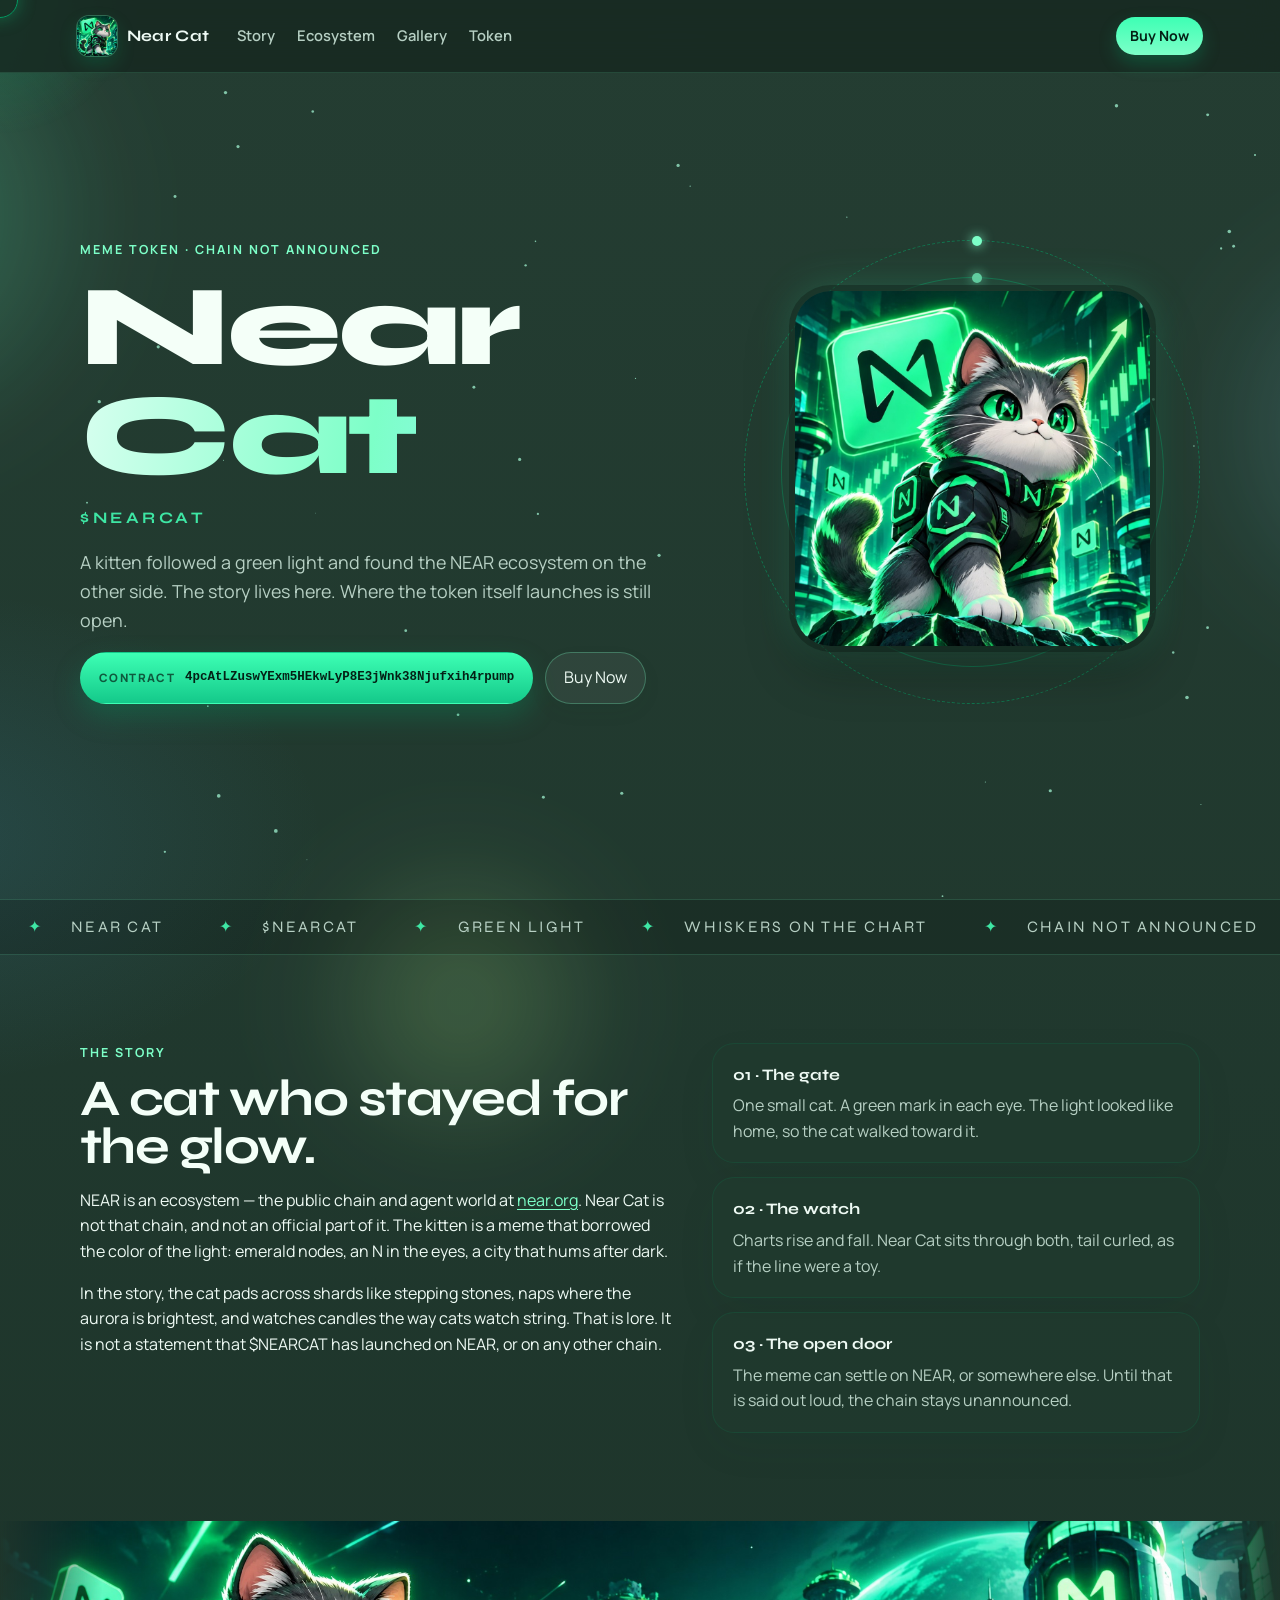
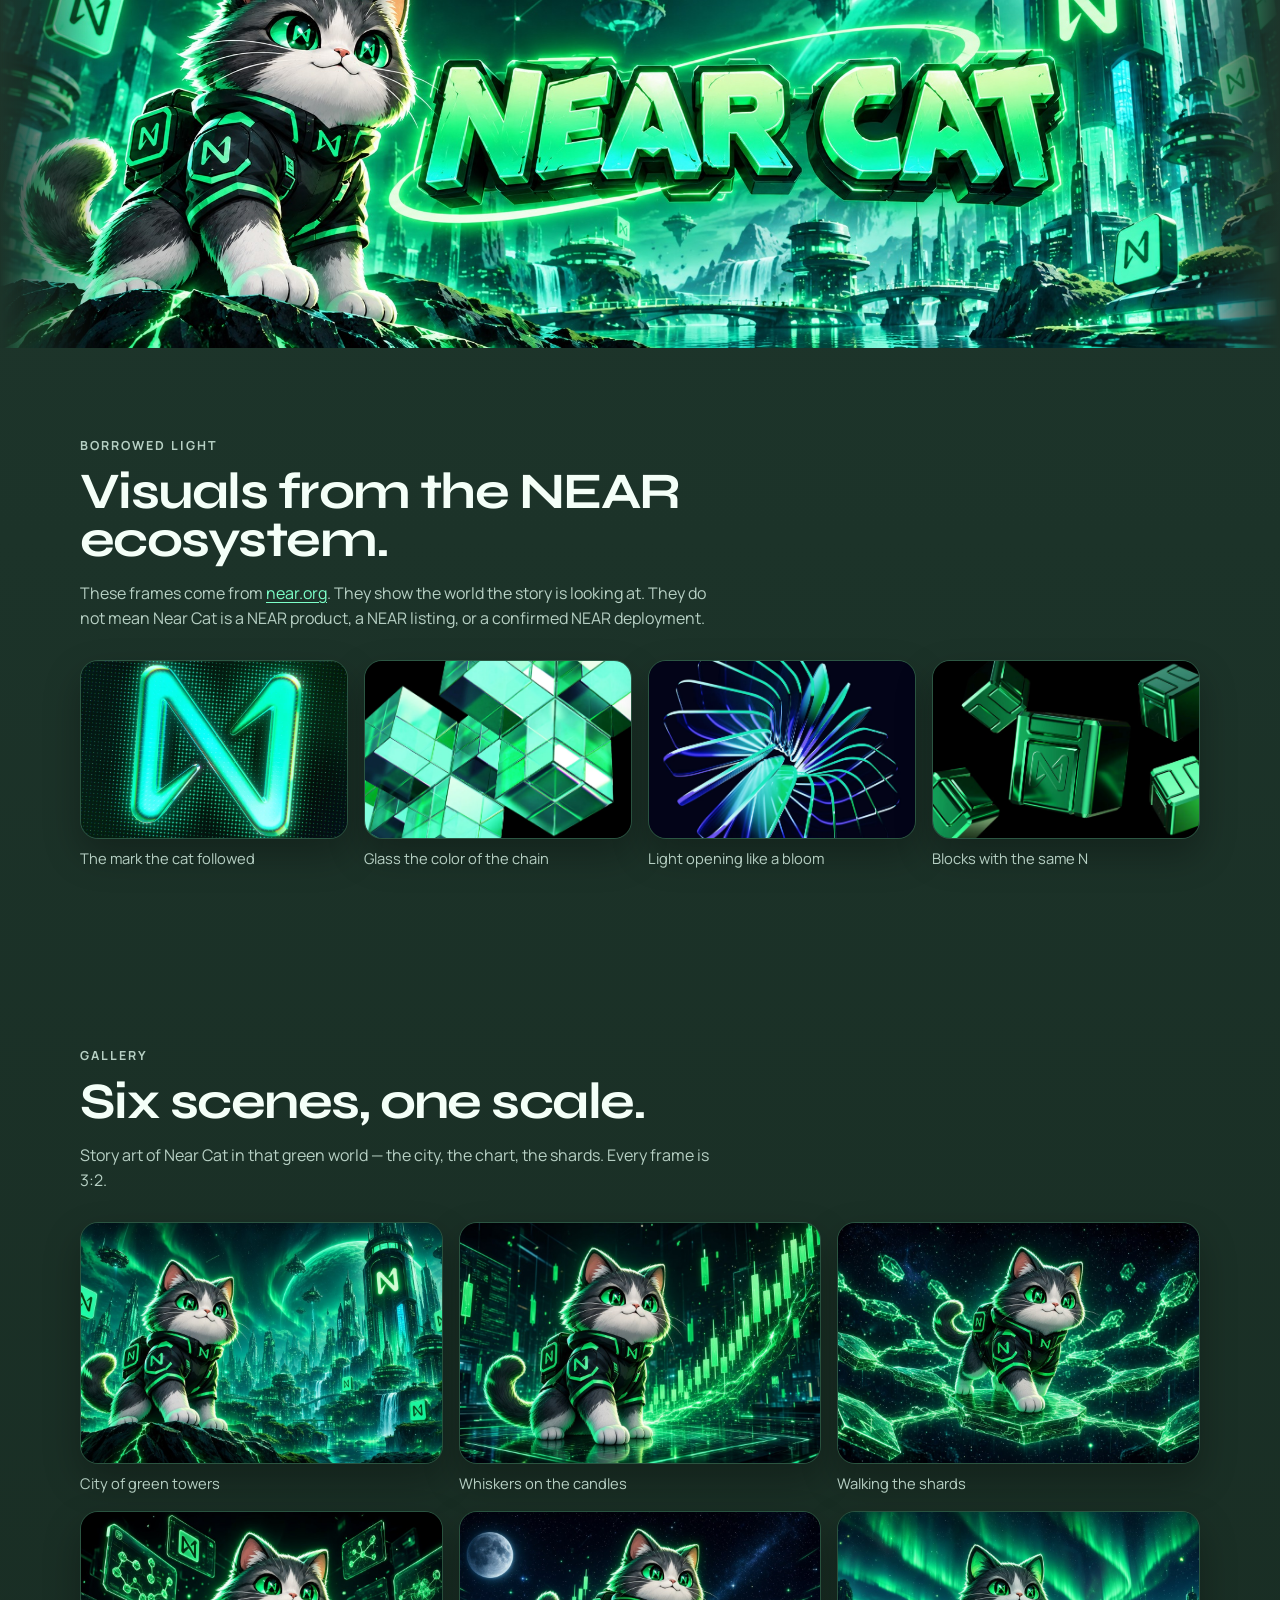
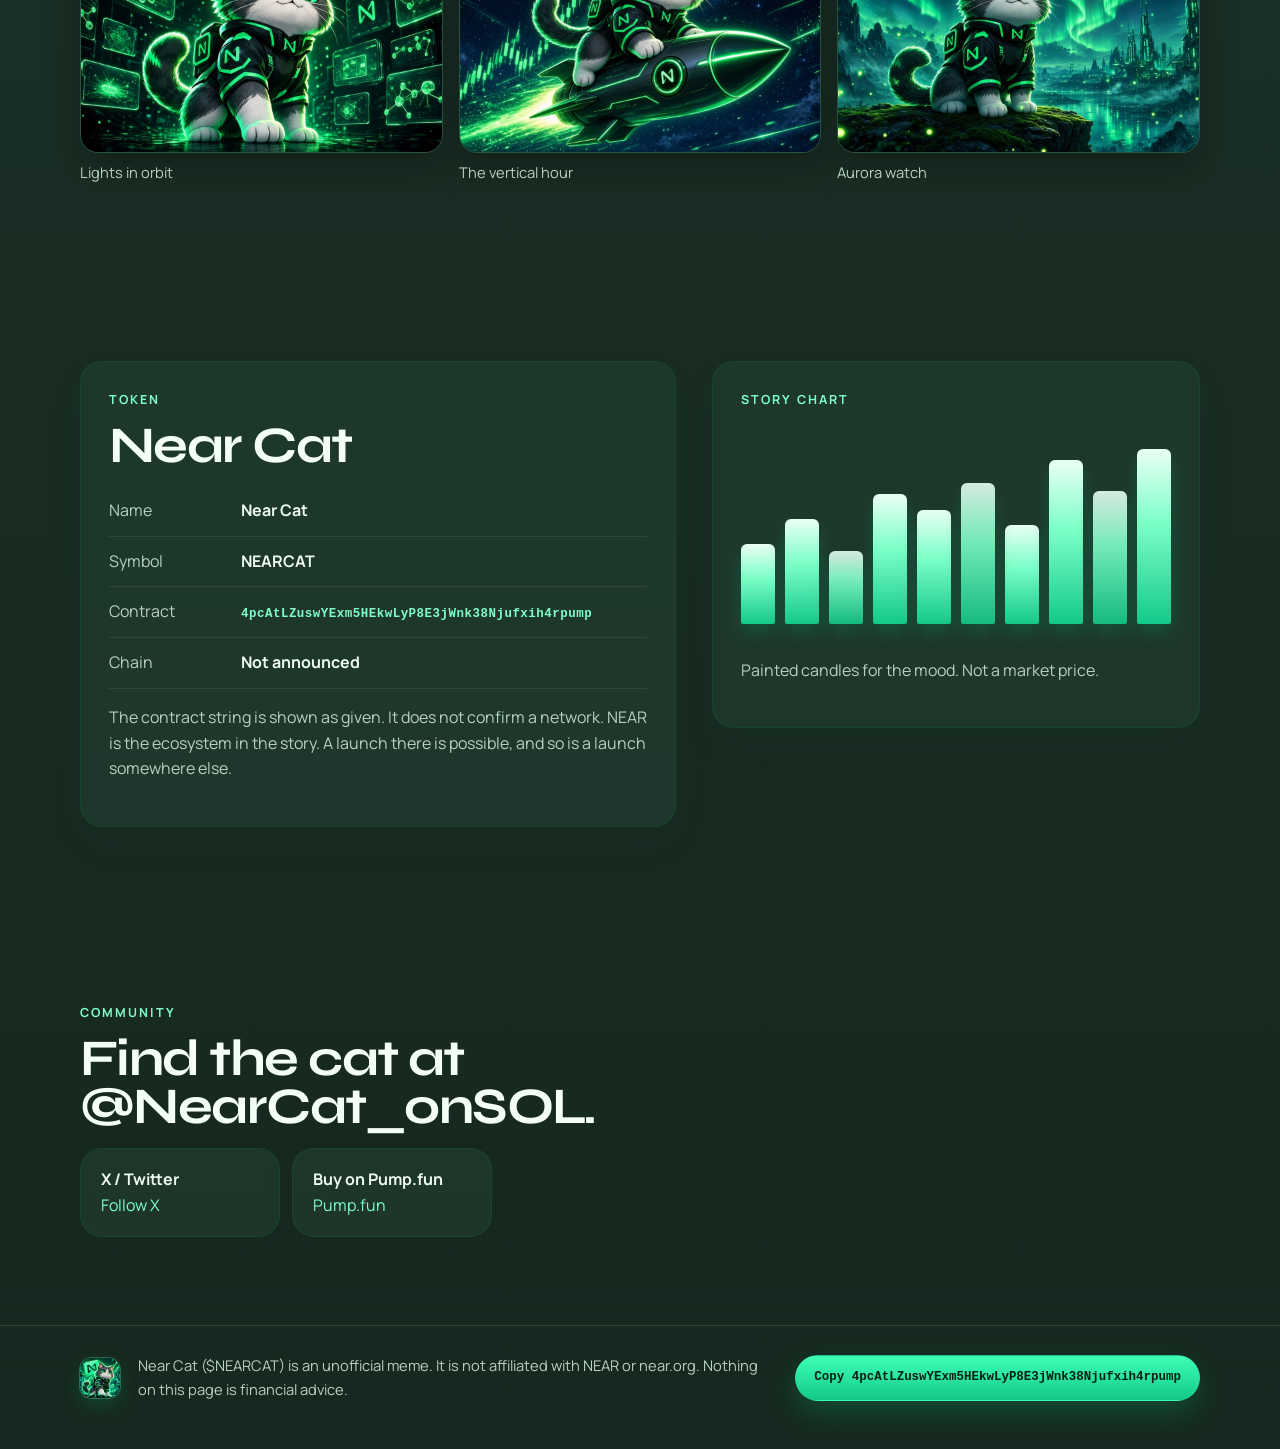
<file: index.html>
<!DOCTYPE html>
<html lang="en">
<head>
  <meta charset="UTF-8">
  <meta name="viewport" content="width=device-width, initial-scale=1">
  <title>Near Cat — $NEARCAT</title>
  <meta name="description" content="Near Cat ($NEARCAT) is a meme about a kitten drawn to the green light of the NEAR ecosystem. The launch chain is not announced.">
  <link rel="icon" href="images/avatar.jpg">
  <link rel="preconnect" href="https://fonts.googleapis.com">
  <link rel="preconnect" href="https://fonts.gstatic.com" crossorigin>
  <link href="https://fonts.googleapis.com/css2?family=Manrope:wght@400;500;600;700&family=Syne:wght@600;700;800&display=swap" rel="stylesheet">
  <link rel="stylesheet" href="css/style.css">
</head>
<body>
  <canvas id="dust" aria-hidden="true"></canvas>
  <div class="aurora" aria-hidden="true">
    <span></span><span></span><span></span>
  </div>
  <div class="glow-follow" aria-hidden="true"></div>
  <div class="cursor" aria-hidden="true">
    <span class="cursor-ring"></span>
    <span class="cursor-dot"></span>
  </div>

  <header class="nav">
    <a class="brand" href="#top">
      <img src="images/avatar.jpg" alt="" width="40" height="40">
      <span>Near Cat</span>
    </a>
    <button class="nav-toggle" type="button" aria-expanded="false" aria-controls="nav-links">Menu</button>
    <nav id="nav-links" class="nav-links">
      <a href="#story">Story</a>
      <a href="#glow">Ecosystem</a>
      <a href="#gallery">Gallery</a>
      <a href="#token">Token</a>
    </nav>
    <a class="nav-pill" href="https://pump.fun/coin/4pcAtLZuswYExm5HEkwLyP8E3jWnk38Njufxih4rpump" target="_blank" rel="noopener noreferrer">Buy Now</a>
  </header>

  <main id="top">
    <section class="hero">
      <div class="hero-copy reveal">
        <p class="kicker">Meme token · chain not announced</p>
        <h1>Near <em>Cat</em></h1>
        <p class="ticker">$NEARCAT</p>
        <p class="lede">A kitten followed a green light and found the NEAR ecosystem on the other side. The story lives here. Where the token itself launches is still open.</p>
        <div class="hero-actions">
          <button class="btn btn-solid copy-ca" type="button">
            <span class="ca-label">Contract</span>
            <span class="ca-value">4pcAtLZuswYExm5HEkwLyP8E3jWnk38Njufxih4rpump</span>
          </button>
          <a class="btn btn-ghost" href="https://pump.fun/coin/4pcAtLZuswYExm5HEkwLyP8E3jWnk38Njufxih4rpump" target="_blank" rel="noopener noreferrer">Buy Now</a>
        </div>
      </div>
      <div class="portrait reveal">
        <div class="orbit orbit-a" aria-hidden="true"></div>
        <div class="orbit orbit-b" aria-hidden="true"></div>
        <div class="orbit orbit-c" aria-hidden="true"></div>
        <img src="images/avatar.jpg" alt="Near Cat, a gray and white kitten in a black hoodie with neon green eyes">
      </div>
    </section>

    <div class="marquee" aria-hidden="true">
      <div class="marquee-track">
        <span>Near Cat</span><span>$NEARCAT</span><span>Green light</span><span>Whiskers on the chart</span><span>Chain not announced</span>
        <span>Near Cat</span><span>$NEARCAT</span><span>Green light</span><span>Whiskers on the chart</span><span>Chain not announced</span>
      </div>
    </div>

    <section class="band" id="story">
      <div class="wrap split">
        <div class="reveal">
          <p class="eyebrow">The story</p>
          <h2>A cat who stayed for the glow.</h2>
          <p>NEAR is an ecosystem — the public chain and agent world at <a href="https://www.near.org/" target="_blank" rel="noopener noreferrer">near.org</a>. Near Cat is not that chain, and not an official part of it. The kitten is a meme that borrowed the color of the light: emerald nodes, an N in the eyes, a city that hums after dark.</p>
          <p>In the story, the cat pads across shards like stepping stones, naps where the aurora is brightest, and watches candles the way cats watch string. That is lore. It is not a statement that $NEARCAT has launched on NEAR, or on any other chain.</p>
        </div>
        <ul class="lore-list reveal">
          <li class="spot">
            <strong>01 · The gate</strong>
            <span>One small cat. A green mark in each eye. The light looked like home, so the cat walked toward it.</span>
          </li>
          <li class="spot">
            <strong>02 · The watch</strong>
            <span>Charts rise and fall. Near Cat sits through both, tail curled, as if the line were a toy.</span>
          </li>
          <li class="spot">
            <strong>03 · The open door</strong>
            <span>The meme can settle on NEAR, or somewhere else. Until that is said out loud, the chain stays unannounced.</span>
          </li>
        </ul>
      </div>
    </section>

    <figure class="banner reveal">
      <img src="images/banner.jpg" alt="Near Cat seated on rocks in front of a neon green city, with the title Near Cat">
    </figure>

    <section class="band" id="glow">
      <div class="wrap">
        <div class="section-head reveal">
          <p class="eyebrow">Borrowed light</p>
          <h2>Visuals from the NEAR ecosystem.</h2>
          <p>These frames come from <a href="https://www.near.org/" target="_blank" rel="noopener noreferrer">near.org</a>. They show the world the story is looking at. They do not mean Near Cat is a NEAR product, a NEAR listing, or a confirmed NEAR deployment.</p>
        </div>
        <div class="frame-grid">
          <figure class="frame reveal">
            <img src="images/near-mark.webp" alt="Glowing NEAR mark on a dotted green field, from near.org">
            <figcaption>The mark the cat followed</figcaption>
          </figure>
          <figure class="frame reveal">
            <img src="images/near-glass.webp" alt="Translucent green glass cubes, from near.org">
            <figcaption>Glass the color of the chain</figcaption>
          </figure>
          <figure class="frame reveal">
            <img src="images/near-bloom.webp" alt="A spiral of green and blue glass blades, from near.org">
            <figcaption>Light opening like a bloom</figcaption>
          </figure>
          <figure class="frame reveal">
            <img src="images/near-blocks.webp" alt="Emerald metal blocks stamped with the NEAR mark, from near.org">
            <figcaption>Blocks with the same N</figcaption>
          </figure>
        </div>
      </div>
    </section>

    <section class="band" id="gallery">
      <div class="wrap">
        <div class="section-head reveal">
          <p class="eyebrow">Gallery</p>
          <h2>Six scenes, one scale.</h2>
          <p>Story art of Near Cat in that green world — the city, the chart, the shards. Every frame is 3:2.</p>
        </div>
        <div class="frame-grid frame-grid-3">
          <button class="frame reveal" type="button" data-full="images/gallery-city.jpg" data-cap="City of green towers">
            <img src="images/gallery-city.jpg" alt="Near Cat on a cliff above a neon green futuristic city">
            <span>City of green towers</span>
          </button>
          <button class="frame reveal" type="button" data-full="images/gallery-chart.jpg" data-cap="Whiskers on the candles">
            <img src="images/gallery-chart.jpg" alt="Near Cat watching a rising neon green candlestick chart">
            <span>Whiskers on the candles</span>
          </button>
          <button class="frame reveal" type="button" data-full="images/gallery-shards.jpg" data-cap="Walking the shards">
            <img src="images/gallery-shards.jpg" alt="Near Cat stepping across glowing hexagonal shards in space">
            <span>Walking the shards</span>
          </button>
          <button class="frame reveal" type="button" data-full="images/gallery-ecosystem.jpg" data-cap="Lights in orbit">
            <img src="images/gallery-ecosystem.jpg" alt="Near Cat surrounded by floating green holographic panels">
            <span>Lights in orbit</span>
          </button>
          <button class="frame reveal" type="button" data-full="images/gallery-rocket.jpg" data-cap="The vertical hour">
            <img src="images/gallery-rocket.jpg" alt="Near Cat riding a neon rocket past a trail of green candles">
            <span>The vertical hour</span>
          </button>
          <button class="frame reveal" type="button" data-full="images/gallery-aurora.jpg" data-cap="Aurora watch">
            <img src="images/gallery-aurora.jpg" alt="Near Cat sitting under a green aurora above a distant neon city">
            <span>Aurora watch</span>
          </button>
        </div>
      </div>
    </section>

    <section class="band" id="token">
      <div class="wrap token-layout">
        <div class="token-card spot reveal">
          <p class="eyebrow">Token</p>
          <h2>Near Cat</h2>
          <dl>
            <div><dt>Name</dt><dd>Near Cat</dd></div>
            <div><dt>Symbol</dt><dd>NEARCAT</dd></div>
            <div><dt>Contract</dt><dd><button class="text-copy copy-ca" type="button">4pcAtLZuswYExm5HEkwLyP8E3jWnk38Njufxih4rpump</button></dd></div>
            <div><dt>Chain</dt><dd>Not announced</dd></div>
          </dl>
          <p class="fine">The contract string is shown as given. It does not confirm a network. NEAR is the ecosystem in the story. A launch there is possible, and so is a launch somewhere else.</p>
        </div>
        <div class="chart-card reveal" aria-hidden="true">
          <p class="eyebrow">Story chart</p>
          <div class="candles">
            <i style="--h:42%"></i><i style="--h:55%"></i><i style="--h:38%"></i><i style="--h:68%"></i>
            <i style="--h:60%"></i><i style="--h:74%"></i><i style="--h:52%"></i><i style="--h:86%"></i>
            <i style="--h:70%"></i><i style="--h:92%"></i>
          </div>
          <p class="fine">Painted candles for the mood. Not a market price.</p>
        </div>
      </div>
    </section>

    <section class="band community" id="community">
      <div class="wrap community-inner reveal">
        <p class="eyebrow">Community</p>
        <h2>Find the cat at @NearCat_onSOL.</h2>
        <div class="socials">
          <a class="social spot" href="https://x.com/NearCat_onSOL" target="_blank" rel="noopener noreferrer">
            <strong>X / Twitter</strong>
            <span>Follow X</span>
          </a>
          <a class="social spot" href="https://pump.fun/coin/4pcAtLZuswYExm5HEkwLyP8E3jWnk38Njufxih4rpump" target="_blank" rel="noopener noreferrer">
            <strong>Buy on Pump.fun</strong>
            <span>Pump.fun</span>
          </a>
        </div>
      </div>
    </section>
  </main>

  <footer class="footer">
    <div class="wrap footer-inner">
      <img src="images/avatar.jpg" alt="" width="48" height="48">
      <p>Near Cat ($NEARCAT) is an unofficial meme. It is not affiliated with NEAR or near.org. Nothing on this page is financial advice.</p>
      <button class="btn btn-solid copy-ca" type="button">Copy 4pcAtLZuswYExm5HEkwLyP8E3jWnk38Njufxih4rpump</button>
    </div>
  </footer>

  <dialog class="lightbox" id="lightbox">
    <button class="lightbox-close" type="button" aria-label="Close">Close</button>
    <figure>
      <img alt="">
      <figcaption></figcaption>
    </figure>
  </dialog>

  <div class="toast" role="status" aria-live="polite"></div>
  <script src="js/main.js"></script>
</body>
</html>
</file>
<file: css/style.css>
:root {
  --bg: #1c3329;
  --bg-raise: rgba(32, 58, 46, 0.82);
  --ink: #eefaf4;
  --muted: #b7d0c4;
  --green: #3ee6a4;
  --green-bright: #7dffc8;
  --green-deep: #14c98a;
  --line: rgba(120, 255, 196, 0.28);
  --shadow: 0 24px 50px rgba(0, 0, 0, 0.28);
  --wrap: 1120px;
  --font: "Manrope", "Segoe UI", sans-serif;
  --display: "Syne", "Trebuchet MS", sans-serif;
}

* { box-sizing: border-box; }
html { scroll-behavior: smooth; }
body {
  margin: 0;
  min-height: 100vh;
  color: var(--ink);
  font-family: var(--font);
  background:
    radial-gradient(1100px 560px at 88% -8%, rgba(62, 230, 164, 0.22), transparent 58%),
    radial-gradient(820px 480px at -8% 18%, rgba(70, 160, 210, 0.16), transparent 52%),
    radial-gradient(700px 420px at 50% 110%, rgba(20, 160, 110, 0.18), transparent 50%),
    linear-gradient(180deg, #243d32 0%, var(--bg) 46%, #16281f 100%);
  line-height: 1.6;
}
img { max-width: 100%; }
a { color: var(--green-bright); text-decoration-thickness: 1px; text-underline-offset: 3px; }
button, a { font: inherit; }
.sr-only {
  position: absolute;
  width: 1px;
  height: 1px;
  padding: 0;
  margin: -1px;
  overflow: hidden;
  clip: rect(0, 0, 0, 0);
  border: 0;
}

#dust {
  position: fixed;
  inset: 0;
  width: 100%;
  height: 100%;
  z-index: 0;
  pointer-events: none;
}
.aurora {
  position: fixed;
  inset: -20%;
  z-index: 0;
  pointer-events: none;
  filter: blur(36px);
  opacity: 0.55;
  mix-blend-mode: screen;
}
.aurora span {
  position: absolute;
  border-radius: 50%;
}
.aurora span:nth-child(1) {
  width: 42vw;
  height: 42vw;
  left: -8%;
  top: 10%;
  background: radial-gradient(circle, rgba(80, 255, 180, 0.55), transparent 68%);
  animation: drift 18s ease-in-out infinite;
}
.aurora span:nth-child(2) {
  width: 36vw;
  height: 36vw;
  right: -6%;
  top: 30%;
  background: radial-gradient(circle, rgba(120, 210, 255, 0.4), transparent 70%);
  animation: drift 22s ease-in-out infinite reverse;
}
.aurora span:nth-child(3) {
  width: 28vw;
  height: 28vw;
  left: 30%;
  bottom: -8%;
  background: radial-gradient(circle, rgba(180, 255, 120, 0.38), transparent 68%);
  animation: drift 26s ease-in-out infinite;
}
.glow-follow {
  position: fixed;
  left: 0;
  top: 0;
  width: 280px;
  height: 280px;
  margin: -140px 0 0 -140px;
  border-radius: 50%;
  pointer-events: none;
  z-index: 1;
  background: radial-gradient(circle, rgba(18, 217, 138, 0.22), transparent 68%);
  opacity: 0;
  transition: opacity 0.4s ease;
}
body.magic-cursor .glow-follow { opacity: 1; }

.cursor { display: none; }
body.magic-cursor .cursor { display: block; }
body.magic-cursor, body.magic-cursor a, body.magic-cursor button { cursor: none; }
.cursor-dot, .cursor-ring {
  position: fixed;
  left: 0;
  top: 0;
  pointer-events: none;
  z-index: 80;
  border-radius: 50%;
  transform: translate(-100px, -100px);
}
.cursor-dot {
  width: 8px;
  height: 8px;
  margin: -4px 0 0 -4px;
  background: #f4fff9;
  box-shadow: 0 0 12px var(--green-bright);
}
.cursor-ring {
  width: 36px;
  height: 36px;
  margin: -18px 0 0 -18px;
  border: 1px solid rgba(0, 168, 106, 0.9);
  box-shadow: 0 0 18px rgba(18, 217, 138, 0.35);
  transition: width 0.2s ease, height 0.2s ease, margin 0.2s ease, background 0.2s ease;
}
body.cursor-hot .cursor-ring {
  width: 56px;
  height: 56px;
  margin: -28px 0 0 -28px;
  background: rgba(18, 217, 138, 0.16);
}
:focus-visible {
  outline: 2px solid var(--green);
  outline-offset: 3px;
}

.nav, main, .footer { position: relative; z-index: 2; }
.nav {
  position: sticky;
  top: 0;
  z-index: 20;
  display: flex;
  align-items: center;
  gap: 28px;
  padding: 16px 6vw;
  background: rgba(22, 40, 32, 0.82);
  border-bottom: 1px solid rgba(120, 255, 196, 0.14);
  backdrop-filter: blur(16px);
}
.brand {
  display: flex;
  align-items: center;
  gap: 10px;
  color: var(--ink);
  text-decoration: none;
  font-family: var(--display);
  font-weight: 700;
  letter-spacing: 0.02em;
}
.brand img, .footer img {
  width: 40px;
  height: 40px;
  border-radius: 12px;
  object-fit: cover;
  object-position: center;
  box-shadow: 0 0 0 1px var(--line), 0 8px 18px rgba(0, 168, 106, 0.22);
}
.nav-links {
  display: flex;
  gap: 22px;
  margin-right: auto;
}
.nav-links a {
  color: var(--muted);
  text-decoration: none;
  font-size: 0.92rem;
  font-weight: 600;
}
.nav-links a:hover { color: var(--ink); }
.nav-pill {
  color: #042015;
  background: linear-gradient(180deg, #3dffb4, var(--green-bright));
  text-decoration: none;
  font-weight: 700;
  font-size: 0.88rem;
  padding: 8px 14px;
  border-radius: 999px;
  box-shadow: 0 8px 18px rgba(0, 180, 110, 0.28);
}
.nav-toggle {
  display: none;
  margin-left: auto;
  border-radius: 999px;
  border: 1px solid var(--green);
  background: rgba(18, 217, 138, 0.12);
  color: var(--ink);
  font-weight: 700;
  padding: 8px 14px;
}

.wrap { width: min(var(--wrap), calc(100% - 10vw)); margin: 0 auto; }
.hero {
  width: min(var(--wrap), calc(100% - 10vw));
  margin: 0 auto;
  min-height: calc(100vh - 74px);
  display: grid;
  grid-template-columns: 1.15fr 0.85fr;
  gap: 48px;
  align-items: center;
  padding: 36px 0 64px;
}
.kicker, .eyebrow {
  margin: 0 0 12px;
  color: var(--green-bright);
  font-size: 0.78rem;
  font-weight: 700;
  letter-spacing: 0.16em;
  text-transform: uppercase;
}
h1, h2 { font-family: var(--display); line-height: 0.95; letter-spacing: -0.03em; margin: 0; }
h1 { font-size: clamp(4.4rem, 9vw, 7.4rem); font-weight: 800; color: #f4fff8; }
h1 em {
  font-style: normal;
  background: linear-gradient(100deg, #d9fff0, var(--green-bright) 40%, #9af0ff 70%, #d9fff0);
  background-size: 220% 100%;
  -webkit-background-clip: text;
  background-clip: text;
  color: transparent;
  animation: sheen 7s linear infinite;
}
h2 { font-size: clamp(2.2rem, 4vw, 3.4rem); margin-bottom: 16px; color: #f4fff8; }
.ticker {
  margin: 14px 0 0;
  font-family: var(--display);
  font-weight: 700;
  letter-spacing: 0.22em;
  color: var(--green);
}
.lede { font-size: 1.12rem; color: var(--muted); max-width: 38rem; }
.hero-actions, .socials { display: flex; flex-wrap: wrap; gap: 12px; }
.btn {
  border: 1px solid var(--line);
  background: rgba(255, 255, 255, 0.06);
  color: var(--ink);
  border-radius: 999px;
  padding: 12px 18px;
  text-decoration: none;
  display: inline-flex;
  align-items: center;
  gap: 10px;
  box-shadow: 0 8px 20px rgba(16, 72, 48, 0.05);
}
.btn-solid {
  background: linear-gradient(180deg, #3dffb4, var(--green-deep));
  color: #042015;
  border-color: transparent;
  font-weight: 800;
  box-shadow: 0 12px 28px rgba(0, 168, 106, 0.28);
}
.btn-ghost:hover, .text-copy:hover { border-color: var(--green); background: rgba(255, 255, 255, 0.1); }
.ca-label { font-size: 0.72rem; letter-spacing: 0.12em; text-transform: uppercase; opacity: 0.7; }
.ca-value, .text-copy, .footer .copy-ca {
  font-family: ui-monospace, "Cascadia Mono", Consolas, monospace;
  letter-spacing: 0;
  font-size: 0.78rem;
  word-break: break-all;
}
.hero .copy-ca, .footer .copy-ca {
  max-width: 100%;
  white-space: normal;
  text-align: left;
}

.portrait {
  position: relative;
  width: min(100%, 460px);
  justify-self: end;
  aspect-ratio: 1;
}
.portrait img {
  position: relative;
  z-index: 1;
  width: 78%;
  height: 78%;
  margin: 11%;
  object-fit: cover;
  border-radius: 36px;
  box-shadow: var(--shadow), 0 0 0 6px rgba(20, 40, 32, 0.55), 0 0 40px rgba(62, 230, 164, 0.28);
}
.orbit {
  position: absolute;
  inset: 0;
  border-radius: 50%;
  border: 1px dashed rgba(0, 168, 106, 0.55);
  animation: spin 22s linear infinite;
}
.orbit-b { inset: 8%; animation-duration: 16s; animation-direction: reverse; border-style: solid; opacity: 0.75; }
.orbit-c { inset: 18%; animation-duration: 12s; border-color: rgba(20, 152, 196, 0.45); }
.orbit::after {
  content: "";
  position: absolute;
  width: 10px;
  height: 10px;
  border-radius: 50%;
  background: var(--green-bright);
  box-shadow: 0 0 12px var(--green-bright);
  top: -5px;
  left: 50%;
}

.marquee {
  overflow: hidden;
  border-block: 1px solid rgba(120, 255, 196, 0.16);
  background: rgba(0, 0, 0, 0.16);
}
.marquee-track {
  display: flex;
  gap: 0;
  width: max-content;
  animation: ticker 28s linear infinite;
}
.marquee span {
  padding: 14px 28px;
  font-family: var(--display);
  letter-spacing: 0.14em;
  text-transform: uppercase;
  color: var(--muted);
}
.marquee span::before {
  content: "✦";
  margin-right: 28px;
  color: var(--green);
}

.band { padding: 88px 0; }
.split, .token-layout {
  display: grid;
  grid-template-columns: 1.1fr 0.9fr;
  gap: 36px;
  align-items: start;
}
.lore-list { list-style: none; margin: 0; padding: 0; display: grid; gap: 14px; }
.spot, .token-card, .chart-card, .social {
  position: relative;
  overflow: hidden;
  background: var(--bg-raise);
  border: 1px solid rgba(0, 150, 96, 0.16);
  border-radius: 22px;
  box-shadow: 0 16px 40px rgba(16, 72, 48, 0.06);
}
.spot::before, .social::before, .token-card::before {
  content: "";
  position: absolute;
  inset: 0;
  background: radial-gradient(420px circle at var(--mx, 50%) var(--my, 0%), rgba(18, 217, 138, 0.2), transparent 42%);
  opacity: 0;
  transition: opacity 0.3s ease;
  pointer-events: none;
}
.spot:hover::before, .social:hover::before, .token-card:hover::before { opacity: 1; }
.lore-list li { padding: 18px 20px; }
.lore-list strong { display: block; font-family: var(--display); margin-bottom: 6px; }
.lore-list span, .fine, .section-head p, .footer p { color: var(--muted); }
.banner { margin: 0; }
.banner img {
  width: 100%;
  height: auto;
  display: block;
  mask-image: linear-gradient(90deg, transparent, #000 8%, #000 92%, transparent);
}
.section-head { max-width: 640px; margin-bottom: 28px; }
.frame-grid {
  display: grid;
  grid-template-columns: repeat(4, 1fr);
  gap: 16px;
}
.frame-grid-3 { grid-template-columns: repeat(3, 1fr); }
.frame {
  margin: 0;
  padding: 0;
  border: 0;
  background: transparent;
  color: inherit;
  text-align: left;
  display: flex;
  flex-direction: column;
  align-items: stretch;
  gap: 8px;
  min-width: 0;
}
.frame img {
  width: 100%;
  height: auto;
  min-height: 0;
  aspect-ratio: 3 / 2;
  object-fit: cover;
  border-radius: 18px;
  display: block;
  border: 1px solid rgba(120, 255, 196, 0.18);
  box-shadow: 0 16px 36px rgba(0, 0, 0, 0.28);
  transition: transform 0.45s ease, box-shadow 0.45s ease;
}
.frame:hover img {
  transform: translateY(-4px) scale(1.015);
  box-shadow: 0 20px 46px rgba(0, 168, 106, 0.22);
}
.frame figcaption, .frame span {
  color: var(--muted);
  font-size: 0.92rem;
}
.token-card, .chart-card { padding: 28px; }
.token-card dl { margin: 8px 0 0; }
.token-card dl div {
  display: grid;
  grid-template-columns: 120px 1fr;
  gap: 12px;
  padding: 12px 0;
  border-bottom: 1px solid rgba(255, 255, 255, 0.08);
}
.token-card dt { color: var(--muted); }
.token-card dd { margin: 0; font-weight: 700; }
.text-copy {
  border: 0;
  background: transparent;
  color: var(--green-bright);
  padding: 0;
  font-weight: 800;
  letter-spacing: 0.04em;
}
.candles {
  height: 220px;
  display: flex;
  align-items: flex-end;
  gap: 10px;
  padding: 12px 0 18px;
}
.candles i {
  flex: 1;
  height: var(--h);
  border-radius: 6px 6px 2px 2px;
  background: linear-gradient(180deg, #eafff4, var(--green-bright) 42%, var(--green-deep));
  box-shadow: 0 8px 18px rgba(0, 168, 106, 0.28);
  transform-origin: bottom;
  animation: rise 2.8s ease-in-out infinite;
}
.candles i:nth-child(odd) { animation-delay: 0.2s; }
.candles i:nth-child(3n) { animation-delay: 0.45s; opacity: 0.9; }
.community-inner h2 { max-width: 16ch; }
.socials { margin-top: 8px; }
.social {
  min-width: 200px;
  padding: 18px 20px;
  text-decoration: none;
  color: var(--ink);
  display: grid;
}
.social span { color: var(--green-bright); }
.footer { padding: 28px 0 48px; border-top: 1px solid rgba(120, 255, 196, 0.14); }
.footer-inner {
  display: flex;
  align-items: center;
  gap: 18px;
}
.footer p { margin: 0; flex: 1; font-size: 0.92rem; }

.lightbox {
  width: min(920px, calc(100% - 32px));
  padding: 18px;
  border: 1px solid var(--line);
  border-radius: 22px;
  background: #1a3026;
  color: var(--ink);
  box-shadow: var(--shadow);
}
.lightbox::backdrop { background: rgba(8, 16, 12, 0.72); }
.lightbox img {
  width: 100%;
  height: auto;
  aspect-ratio: 3 / 2;
  object-fit: cover;
  border-radius: 14px;
  display: block;
}
.lightbox figcaption { margin-top: 10px; color: var(--muted); }
.lightbox-close {
  float: right;
  margin-bottom: 8px;
  border-radius: 999px;
  border: 1px solid var(--line);
  background: transparent;
  color: var(--ink);
  padding: 6px 12px;
}
.toast {
  position: fixed;
  left: 50%;
  bottom: 24px;
  transform: translate(-50%, 16px);
  background: var(--green-bright);
  color: #042015;
  font-weight: 800;
  padding: 10px 16px;
  border-radius: 999px;
  opacity: 0;
  pointer-events: none;
  z-index: 40;
  transition: opacity 0.25s ease, transform 0.25s ease;
}
.toast.show { opacity: 1; transform: translate(-50%, 0); }

.reveal {
  opacity: 0;
  transform: translateY(18px);
}
.reveal.in {
  animation: rise-in 0.8s ease forwards;
}

@keyframes sheen {
  0% { background-position: 0% 50%; }
  100% { background-position: 220% 50%; }
}
@keyframes spin { to { transform: rotate(360deg); } }
@keyframes drift {
  0%, 100% { transform: translate3d(0, 0, 0); }
  50% { transform: translate3d(4%, -6%, 0); }
}
@keyframes ticker {
  from { transform: translateX(0); }
  to { transform: translateX(-50%); }
}
@keyframes rise {
  0%, 100% { transform: scaleY(0.92); }
  50% { transform: scaleY(1); }
}
@keyframes rise-in {
  to { opacity: 1; transform: none; }
}

@media (max-width: 980px) {
  .hero, .split, .token-layout, .frame-grid, .frame-grid-3 { grid-template-columns: 1fr 1fr; }
  .portrait { justify-self: center; }
  .hero { min-height: auto; padding-top: 28px; }
}
@media (max-width: 720px) {
  .nav-toggle { display: inline-block; }
  .nav-links {
    display: none;
    position: absolute;
    top: 72px;
    left: 0;
    right: 0;
    flex-direction: column;
    gap: 0;
    padding: 8px 6vw 16px;
    background: #1a3026;
    border-bottom: 1px solid var(--line);
    box-shadow: 0 16px 32px rgba(0, 0, 0, 0.28);
  }
  .nav-links.open { display: flex; }
  .nav-links a { padding: 12px 0; }
  .nav-pill { display: none; }
  .hero, .split, .token-layout, .frame-grid, .frame-grid-3, .footer-inner {
    grid-template-columns: 1fr;
    display: grid;
  }
  .footer-inner { justify-items: start; }
  h1 { font-size: 3.6rem; }
  .hero { gap: 8px; padding-top: 12px; padding-bottom: 28px; }
  .portrait { width: min(78%, 230px); }
  .lede { font-size: 1rem; }
  .token-card dl div { grid-template-columns: 1fr; gap: 2px; }
}
@media (prefers-reduced-motion: reduce) {
  *, *::before, *::after {
    animation: none !important;
    transition: none !important;
  }
  .reveal { opacity: 1; transform: none; }
  html { scroll-behavior: auto; }
}
</file>
